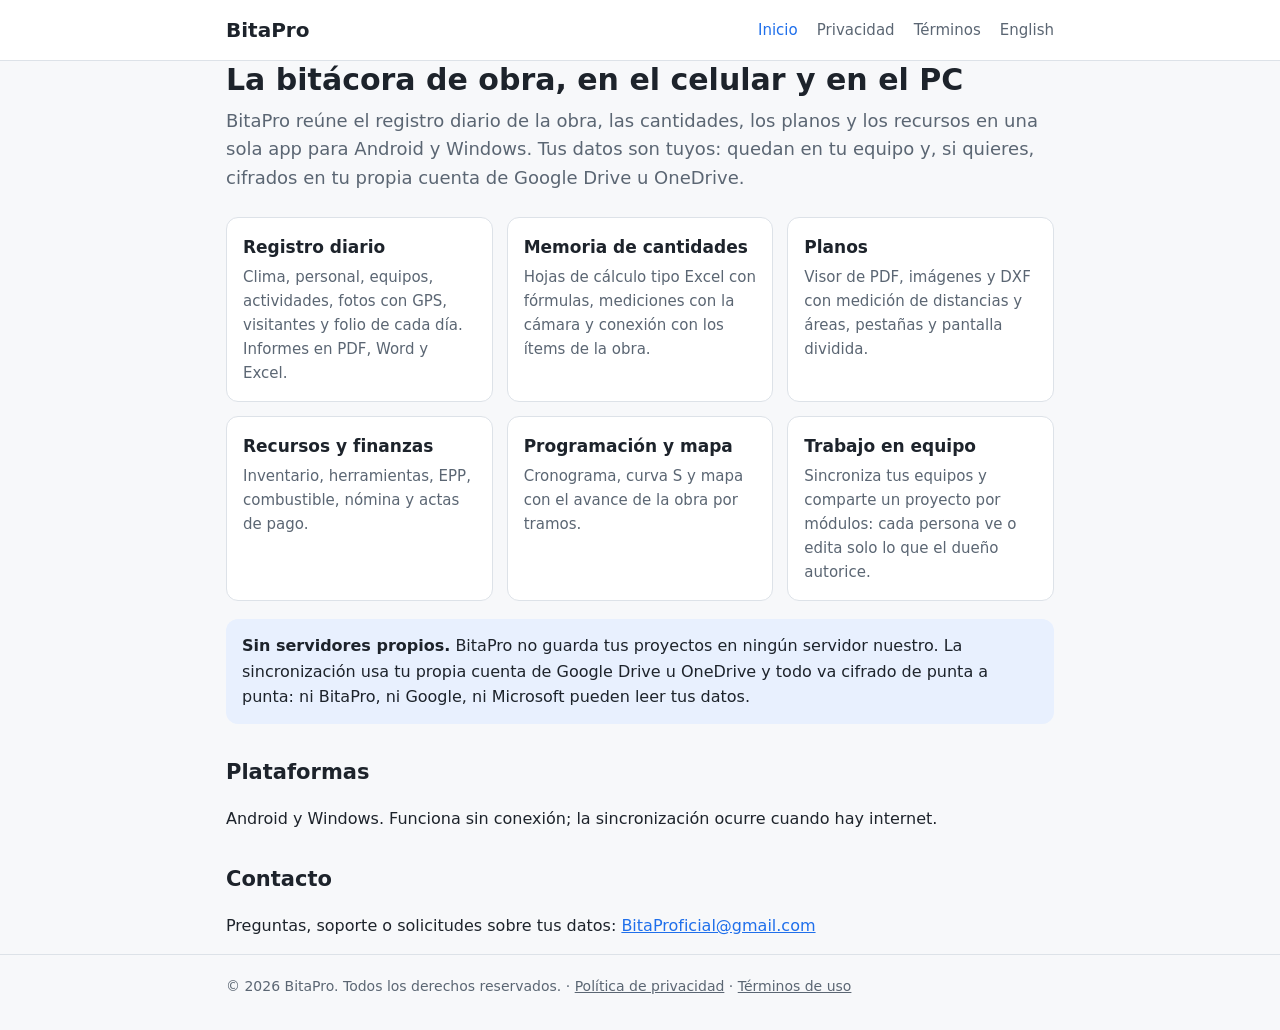
<file: index.html>
<!doctype html>
<html lang="es">
<head>
<meta charset="utf-8">
<meta name="viewport" content="width=device-width, initial-scale=1">
<title>BitaPro · Bitácora de obra</title>
<meta name="description" content="BitaPro: bitácora de obra civil para Android y Windows. Registro diario, memoria de cantidades, planos y más, con tus datos cifrados en tu propia nube.">
<link rel="stylesheet" href="estilo.css">
</head>
<body>
<header><div class="contenedor">
  <a class="marca" href="index.html">BitaPro</a>
  <nav>
    <a href="index.html" aria-current="page">Inicio</a>
    <a href="privacidad.html">Privacidad</a>
    <a href="terminos.html">Términos</a>
    <a href="en/index.html" lang="en">English</a>
  </nav>
</div></header>

<main class="contenedor">
  <h1>La bitácora de obra, en el celular y en el PC</h1>
  <p class="lema">BitaPro reúne el registro diario de la obra, las cantidades, los planos y los recursos en una sola app para Android y Windows. Tus datos son tuyos: quedan en tu equipo y, si quieres, cifrados en tu propia cuenta de Google Drive u OneDrive.</p>

  <div class="tarjetas">
    <div class="tarjeta"><h3>Registro diario</h3><p>Clima, personal, equipos, actividades, fotos con GPS, visitantes y folio de cada día. Informes en PDF, Word y Excel.</p></div>
    <div class="tarjeta"><h3>Memoria de cantidades</h3><p>Hojas de cálculo tipo Excel con fórmulas, mediciones con la cámara y conexión con los ítems de la obra.</p></div>
    <div class="tarjeta"><h3>Planos</h3><p>Visor de PDF, imágenes y DXF con medición de distancias y áreas, pestañas y pantalla dividida.</p></div>
    <div class="tarjeta"><h3>Recursos y finanzas</h3><p>Inventario, herramientas, EPP, combustible, nómina y actas de pago.</p></div>
    <div class="tarjeta"><h3>Programación y mapa</h3><p>Cronograma, curva S y mapa con el avance de la obra por tramos.</p></div>
    <div class="tarjeta"><h3>Trabajo en equipo</h3><p>Sincroniza tus equipos y comparte un proyecto por módulos: cada persona ve o edita solo lo que el dueño autorice.</p></div>
  </div>

  <div class="destacado">
    <strong>Sin servidores propios.</strong> BitaPro no guarda tus proyectos en ningún servidor nuestro. La sincronización usa tu propia cuenta de Google Drive u OneDrive y todo va cifrado de punta a punta: ni BitaPro, ni Google, ni Microsoft pueden leer tus datos.
  </div>

  <h2>Plataformas</h2>
  <p>Android y Windows. Funciona sin conexión; la sincronización ocurre cuando hay internet.</p>

  <h2>Contacto</h2>
  <p>Preguntas, soporte o solicitudes sobre tus datos: <a href="mailto:BitaProficial@gmail.com">BitaProficial@gmail.com</a></p>
</main>

<footer><div class="contenedor">
  © 2026 BitaPro. Todos los derechos reservados. · <a href="privacidad.html">Política de privacidad</a> · <a href="terminos.html">Términos de uso</a>
</div></footer>
</body>
</html>
</file>
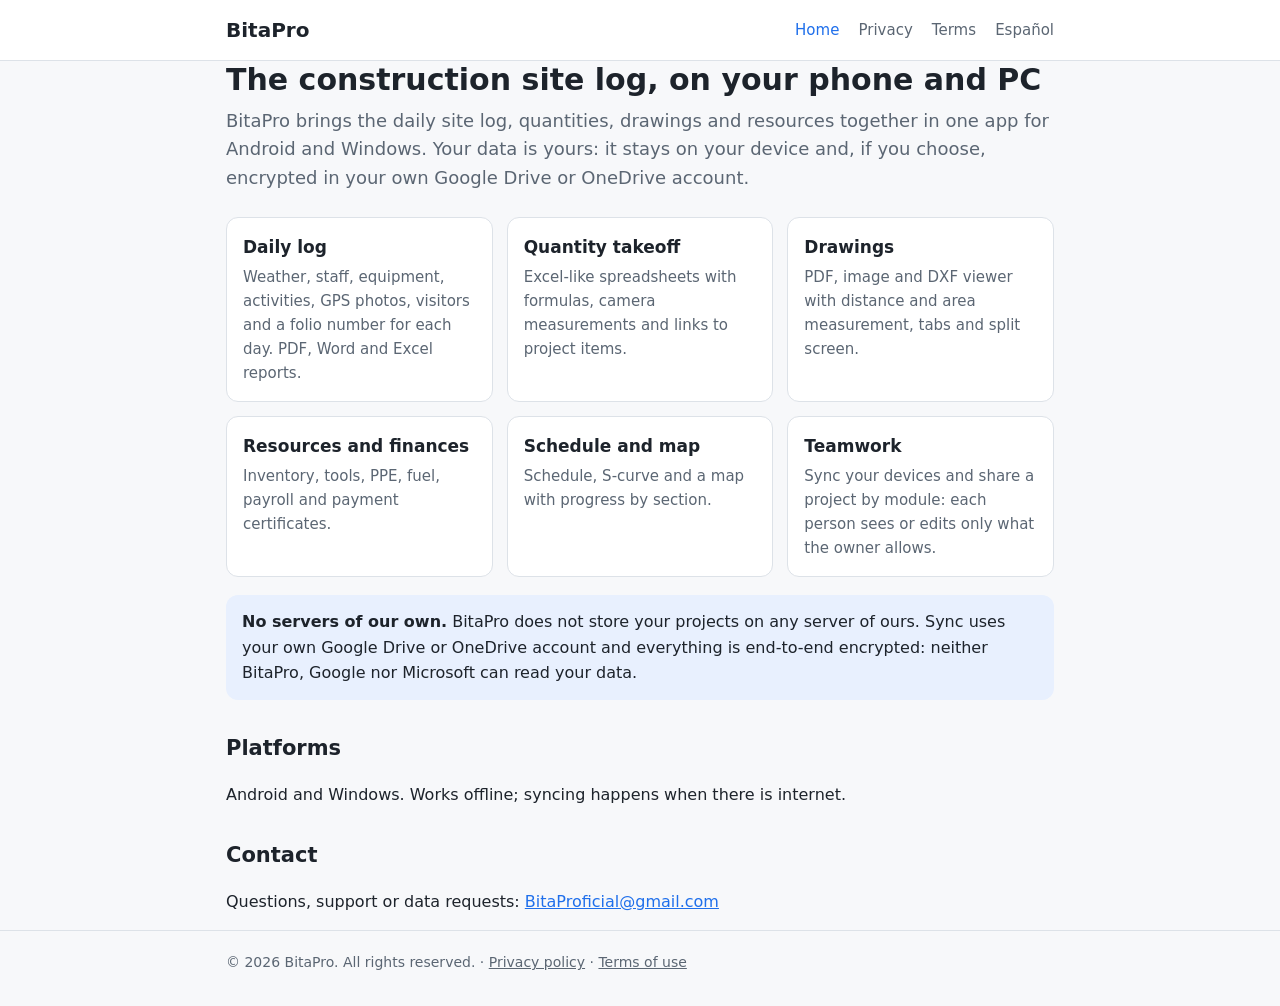
<file: en/index.html>
<!doctype html>
<html lang="en">
<head>
<meta charset="utf-8">
<meta name="viewport" content="width=device-width, initial-scale=1">
<title>BitaPro · Construction site log</title>
<meta name="description" content="BitaPro: construction site log for Android and Windows. Daily log, quantity takeoff, drawings and more, with your data encrypted in your own cloud.">
<link rel="stylesheet" href="../estilo.css">
</head>
<body>
<header><div class="contenedor">
  <a class="marca" href="index.html">BitaPro</a>
  <nav>
    <a href="index.html" aria-current="page">Home</a>
    <a href="privacy.html">Privacy</a>
    <a href="terms.html">Terms</a>
    <a href="../index.html" lang="es">Español</a>
  </nav>
</div></header>

<main class="contenedor">
  <h1>The construction site log, on your phone and PC</h1>
  <p class="lema">BitaPro brings the daily site log, quantities, drawings and resources together in one app for Android and Windows. Your data is yours: it stays on your device and, if you choose, encrypted in your own Google Drive or OneDrive account.</p>

  <div class="tarjetas">
    <div class="tarjeta"><h3>Daily log</h3><p>Weather, staff, equipment, activities, GPS photos, visitors and a folio number for each day. PDF, Word and Excel reports.</p></div>
    <div class="tarjeta"><h3>Quantity takeoff</h3><p>Excel-like spreadsheets with formulas, camera measurements and links to project items.</p></div>
    <div class="tarjeta"><h3>Drawings</h3><p>PDF, image and DXF viewer with distance and area measurement, tabs and split screen.</p></div>
    <div class="tarjeta"><h3>Resources and finances</h3><p>Inventory, tools, PPE, fuel, payroll and payment certificates.</p></div>
    <div class="tarjeta"><h3>Schedule and map</h3><p>Schedule, S-curve and a map with progress by section.</p></div>
    <div class="tarjeta"><h3>Teamwork</h3><p>Sync your devices and share a project by module: each person sees or edits only what the owner allows.</p></div>
  </div>

  <div class="destacado">
    <strong>No servers of our own.</strong> BitaPro does not store your projects on any server of ours. Sync uses your own Google Drive or OneDrive account and everything is end-to-end encrypted: neither BitaPro, Google nor Microsoft can read your data.
  </div>

  <h2>Platforms</h2>
  <p>Android and Windows. Works offline; syncing happens when there is internet.</p>

  <h2>Contact</h2>
  <p>Questions, support or data requests: <a href="mailto:BitaProficial@gmail.com">BitaProficial@gmail.com</a></p>
</main>

<footer><div class="contenedor">
  © 2026 BitaPro. All rights reserved. · <a href="privacy.html">Privacy policy</a> · <a href="terms.html">Terms of use</a>
</div></footer>
</body>
</html>
</file>
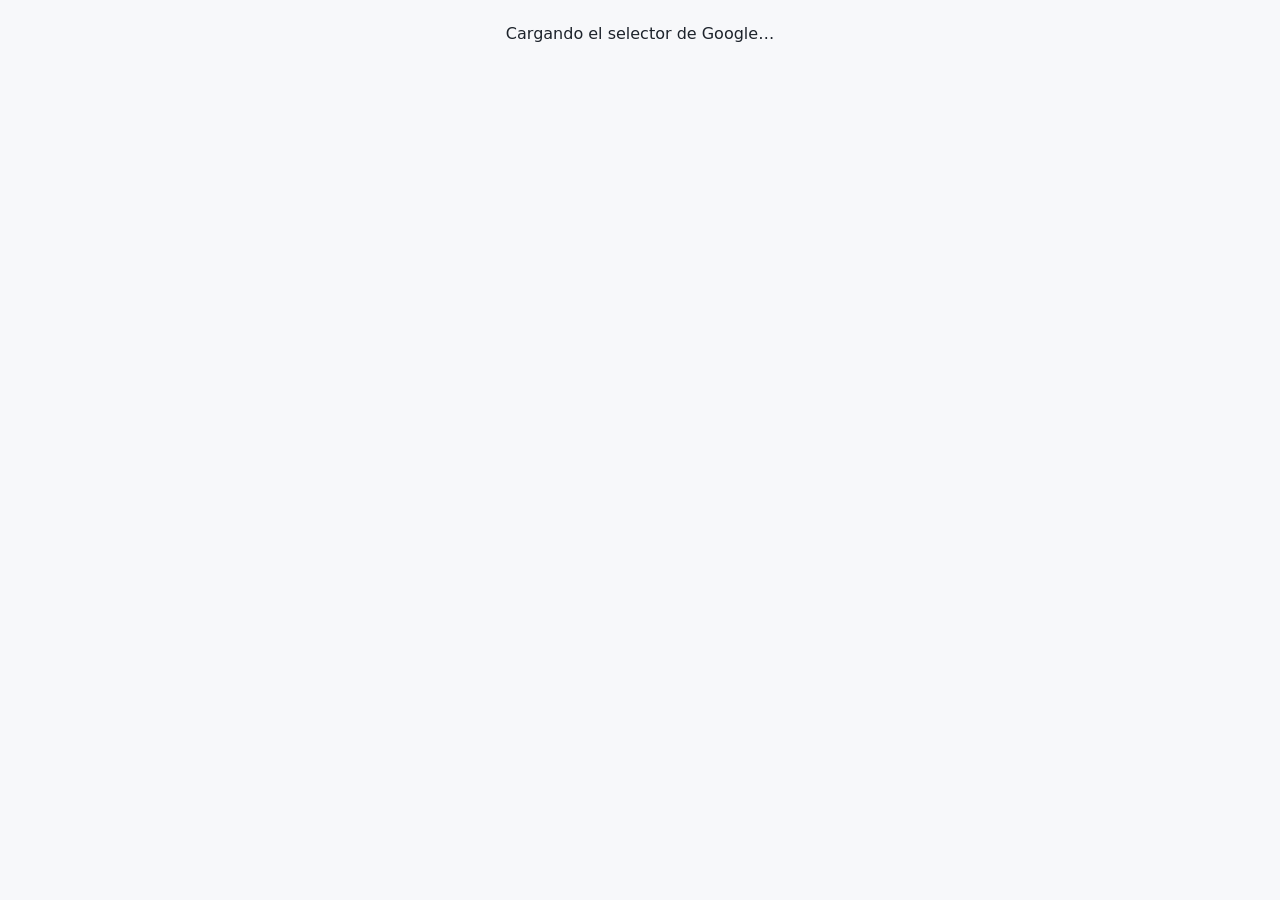
<file: picker.html>
<!doctype html>
<html lang="es">
<head>
<meta charset="utf-8">
<meta name="viewport" content="width=device-width, initial-scale=1">
<meta name="robots" content="noindex">
<title>BitaPro · Elegir carpetas</title>
<style>
  html, body { margin: 0; height: 100%; font: 16px system-ui, sans-serif; background: #f7f8fa; color: #1d232b; }
  #estado { padding: 24px; text-align: center; }
  @media (prefers-color-scheme: dark) { html, body { background: #12161c; color: #e7ebf0; } }
</style>
</head>
<body>
<div id="estado">Cargando el selector de Google…</div>
<script>
  // Página del selector de Google para la app BitaPro. No guarda ni envía
  // nada: la app le pasa el token por JavaScript y recibe los ids elegidos.
  var listo = false;
  function avisar(nombre, datos) {
    if (window.flutter_inappwebview && window.flutter_inappwebview.callHandler) {
      window.flutter_inappwebview.callHandler(nombre, datos);
    }
  }
  function cargado() {
    gapi.load('picker', function () { listo = true; avisar('listo', ''); });
  }
  // La app llama: abrir(token, clave, appId, ids, titulo)
  function abrir(token, clave, appId, ids, titulo) {
    if (!listo) { setTimeout(function () { abrir(token, clave, appId, ids, titulo); }, 200); return; }
    document.getElementById('estado').textContent = titulo || '';
    var vista = new google.picker.DocsView(google.picker.ViewId.FOLDERS)
      .setIncludeFolders(true)
      .setSelectFolderEnabled(true)
      .setMimeTypes('application/vnd.google-apps.folder');
    if (ids && ids.length) vista.setFileIds(ids.join(','));
    var picker = new google.picker.PickerBuilder()
      .addView(vista)
      .enableFeature(google.picker.Feature.MULTISELECT_ENABLED)
      .enableFeature(google.picker.Feature.NAV_HIDDEN)
      .setOAuthToken(token)
      .setDeveloperKey(clave)
      .setAppId(appId)
      .setOrigin(window.location.protocol + '//' + window.location.host)
      .setTitle(titulo || '')
      .setCallback(function (d) {
        var accion = d[google.picker.Response.ACTION];
        if (accion === google.picker.Action.PICKED) {
          var elegidos = (d[google.picker.Response.DOCUMENTS] || []).map(function (x) { return x[google.picker.Document.ID]; });
          avisar('elegido', JSON.stringify(elegidos));
        } else if (accion === google.picker.Action.CANCEL) {
          avisar('cancelado', '');
        }
      })
      .build();
    picker.setVisible(true);
  }
</script>
<script async defer src="https://apis.google.com/js/api.js" onload="cargado()"></script>
</body>
</html>
</file>
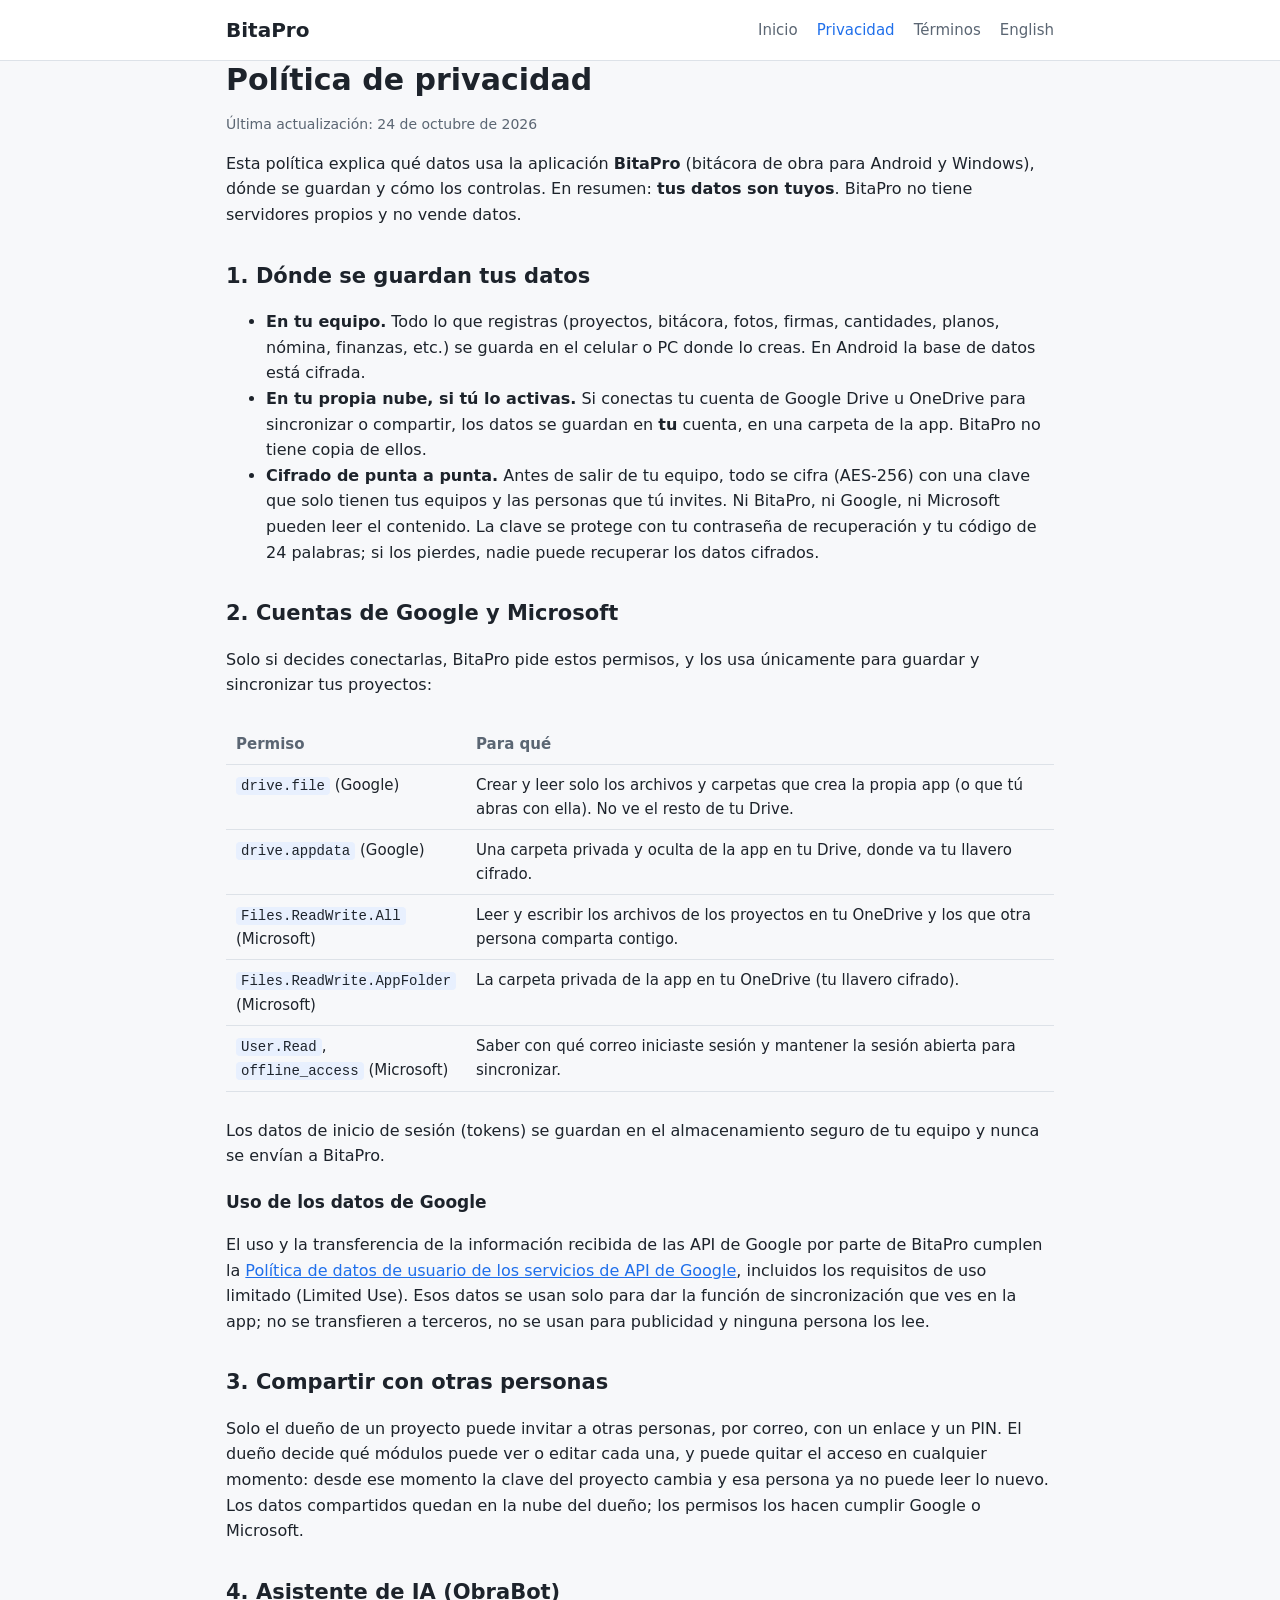
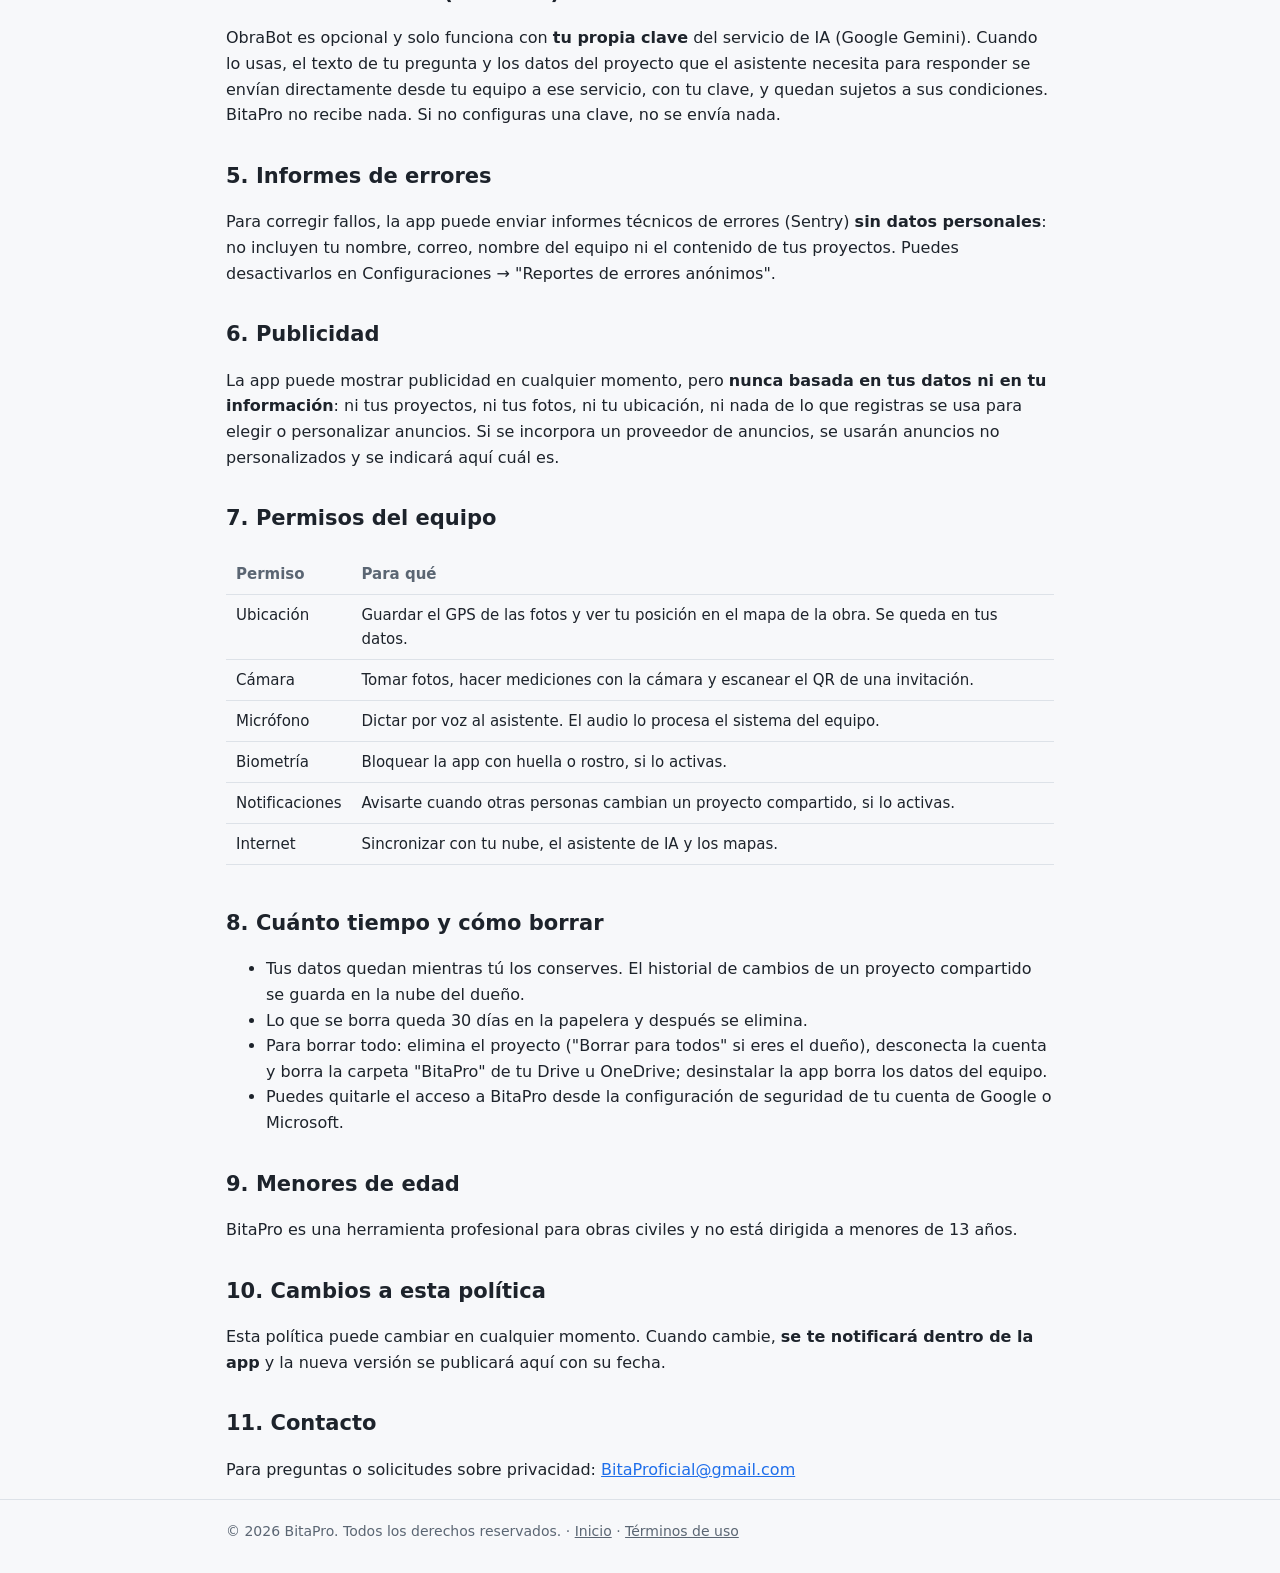
<file: privacidad.html>
<!doctype html>
<html lang="es">
<head>
<meta charset="utf-8">
<meta name="viewport" content="width=device-width, initial-scale=1">
<title>Política de privacidad · BitaPro</title>
<meta name="description" content="Qué datos usa BitaPro, dónde se guardan y cómo los controlas.">
<link rel="stylesheet" href="estilo.css">
</head>
<body>
<header><div class="contenedor">
  <a class="marca" href="index.html">BitaPro</a>
  <nav>
    <a href="index.html">Inicio</a>
    <a href="privacidad.html" aria-current="page">Privacidad</a>
    <a href="terminos.html">Términos</a>
    <a href="en/privacy.html" lang="en">English</a>
  </nav>
</div></header>

<main class="contenedor">
  <h1>Política de privacidad</h1>
  <p class="fecha">Última actualización: 24 de octubre de 2026</p>

  <p>Esta política explica qué datos usa la aplicación <strong>BitaPro</strong> (bitácora de obra para Android y Windows), dónde se guardan y cómo los controlas. En resumen: <strong>tus datos son tuyos</strong>. BitaPro no tiene servidores propios y no vende datos.</p>

  <h2>1. Dónde se guardan tus datos</h2>
  <ul>
    <li><strong>En tu equipo.</strong> Todo lo que registras (proyectos, bitácora, fotos, firmas, cantidades, planos, nómina, finanzas, etc.) se guarda en el celular o PC donde lo creas. En Android la base de datos está cifrada.</li>
    <li><strong>En tu propia nube, si tú lo activas.</strong> Si conectas tu cuenta de Google Drive u OneDrive para sincronizar o compartir, los datos se guardan en <strong>tu</strong> cuenta, en una carpeta de la app. BitaPro no tiene copia de ellos.</li>
    <li><strong>Cifrado de punta a punta.</strong> Antes de salir de tu equipo, todo se cifra (AES-256) con una clave que solo tienen tus equipos y las personas que tú invites. Ni BitaPro, ni Google, ni Microsoft pueden leer el contenido. La clave se protege con tu contraseña de recuperación y tu código de 24 palabras; si los pierdes, nadie puede recuperar los datos cifrados.</li>
  </ul>

  <h2>2. Cuentas de Google y Microsoft</h2>
  <p>Solo si decides conectarlas, BitaPro pide estos permisos, y los usa únicamente para guardar y sincronizar tus proyectos:</p>
  <div class="tabla"><table>
    <tr><th>Permiso</th><th>Para qué</th></tr>
    <tr><td><code>drive.file</code> (Google)</td><td>Crear y leer solo los archivos y carpetas que crea la propia app (o que tú abras con ella). No ve el resto de tu Drive.</td></tr>
    <tr><td><code>drive.appdata</code> (Google)</td><td>Una carpeta privada y oculta de la app en tu Drive, donde va tu llavero cifrado.</td></tr>
    <tr><td><code>Files.ReadWrite.All</code> (Microsoft)</td><td>Leer y escribir los archivos de los proyectos en tu OneDrive y los que otra persona comparta contigo.</td></tr>
    <tr><td><code>Files.ReadWrite.AppFolder</code> (Microsoft)</td><td>La carpeta privada de la app en tu OneDrive (tu llavero cifrado).</td></tr>
    <tr><td><code>User.Read</code>, <code>offline_access</code> (Microsoft)</td><td>Saber con qué correo iniciaste sesión y mantener la sesión abierta para sincronizar.</td></tr>
  </table></div>
  <p>Los datos de inicio de sesión (tokens) se guardan en el almacenamiento seguro de tu equipo y nunca se envían a BitaPro.</p>

  <h3>Uso de los datos de Google</h3>
  <p>El uso y la transferencia de la información recibida de las API de Google por parte de BitaPro cumplen la <a href="https://developers.google.com/terms/api-services-user-data-policy">Política de datos de usuario de los servicios de API de Google</a>, incluidos los requisitos de uso limitado (Limited Use). Esos datos se usan solo para dar la función de sincronización que ves en la app; no se transfieren a terceros, no se usan para publicidad y ninguna persona los lee.</p>

  <h2>3. Compartir con otras personas</h2>
  <p>Solo el dueño de un proyecto puede invitar a otras personas, por correo, con un enlace y un PIN. El dueño decide qué módulos puede ver o editar cada una, y puede quitar el acceso en cualquier momento: desde ese momento la clave del proyecto cambia y esa persona ya no puede leer lo nuevo. Los datos compartidos quedan en la nube del dueño; los permisos los hacen cumplir Google o Microsoft.</p>

  <h2>4. Asistente de IA (ObraBot)</h2>
  <p>ObraBot es opcional y solo funciona con <strong>tu propia clave</strong> del servicio de IA (Google Gemini). Cuando lo usas, el texto de tu pregunta y los datos del proyecto que el asistente necesita para responder se envían directamente desde tu equipo a ese servicio, con tu clave, y quedan sujetos a sus condiciones. BitaPro no recibe nada. Si no configuras una clave, no se envía nada.</p>

  <h2>5. Informes de errores</h2>
  <p>Para corregir fallos, la app puede enviar informes técnicos de errores (Sentry) <strong>sin datos personales</strong>: no incluyen tu nombre, correo, nombre del equipo ni el contenido de tus proyectos. Puedes desactivarlos en Configuraciones → "Reportes de errores anónimos".</p>

  <h2>6. Publicidad</h2>
  <p>La app puede mostrar publicidad en cualquier momento, pero <strong>nunca basada en tus datos ni en tu información</strong>: ni tus proyectos, ni tus fotos, ni tu ubicación, ni nada de lo que registras se usa para elegir o personalizar anuncios. Si se incorpora un proveedor de anuncios, se usarán anuncios no personalizados y se indicará aquí cuál es.</p>

  <h2>7. Permisos del equipo</h2>
  <div class="tabla"><table>
    <tr><th>Permiso</th><th>Para qué</th></tr>
    <tr><td>Ubicación</td><td>Guardar el GPS de las fotos y ver tu posición en el mapa de la obra. Se queda en tus datos.</td></tr>
    <tr><td>Cámara</td><td>Tomar fotos, hacer mediciones con la cámara y escanear el QR de una invitación.</td></tr>
    <tr><td>Micrófono</td><td>Dictar por voz al asistente. El audio lo procesa el sistema del equipo.</td></tr>
    <tr><td>Biometría</td><td>Bloquear la app con huella o rostro, si lo activas.</td></tr>
    <tr><td>Notificaciones</td><td>Avisarte cuando otras personas cambian un proyecto compartido, si lo activas.</td></tr>
    <tr><td>Internet</td><td>Sincronizar con tu nube, el asistente de IA y los mapas.</td></tr>
  </table></div>

  <h2>8. Cuánto tiempo y cómo borrar</h2>
  <ul>
    <li>Tus datos quedan mientras tú los conserves. El historial de cambios de un proyecto compartido se guarda en la nube del dueño.</li>
    <li>Lo que se borra queda 30 días en la papelera y después se elimina.</li>
    <li>Para borrar todo: elimina el proyecto ("Borrar para todos" si eres el dueño), desconecta la cuenta y borra la carpeta "BitaPro" de tu Drive u OneDrive; desinstalar la app borra los datos del equipo.</li>
    <li>Puedes quitarle el acceso a BitaPro desde la configuración de seguridad de tu cuenta de Google o Microsoft.</li>
  </ul>

  <h2>9. Menores de edad</h2>
  <p>BitaPro es una herramienta profesional para obras civiles y no está dirigida a menores de 13 años.</p>

  <h2>10. Cambios a esta política</h2>
  <p>Esta política puede cambiar en cualquier momento. Cuando cambie, <strong>se te notificará dentro de la app</strong> y la nueva versión se publicará aquí con su fecha.</p>

  <h2>11. Contacto</h2>
  <p>Para preguntas o solicitudes sobre privacidad: <a href="mailto:BitaProficial@gmail.com">BitaProficial@gmail.com</a></p>
</main>

<footer><div class="contenedor">
  © 2026 BitaPro. Todos los derechos reservados. · <a href="index.html">Inicio</a> · <a href="terminos.html">Términos de uso</a>
</div></footer>
</body>
</html>
</file>
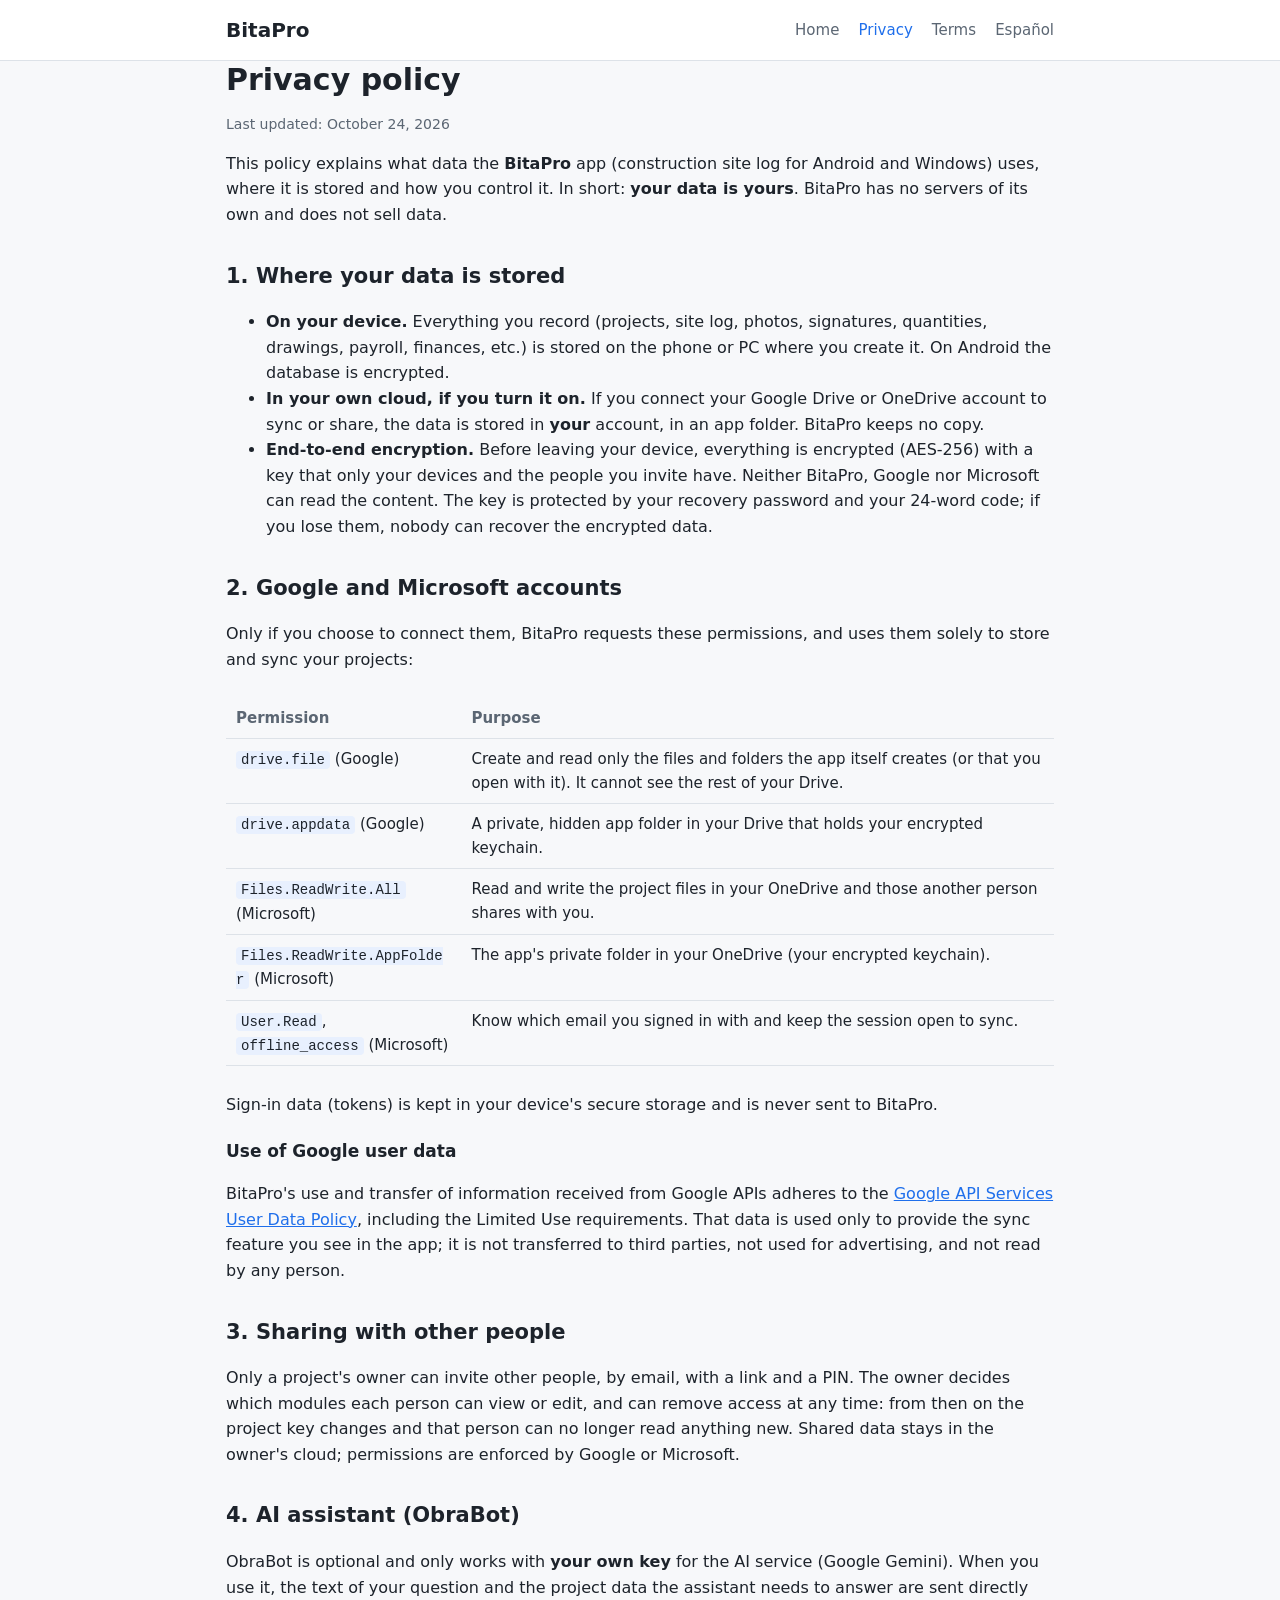
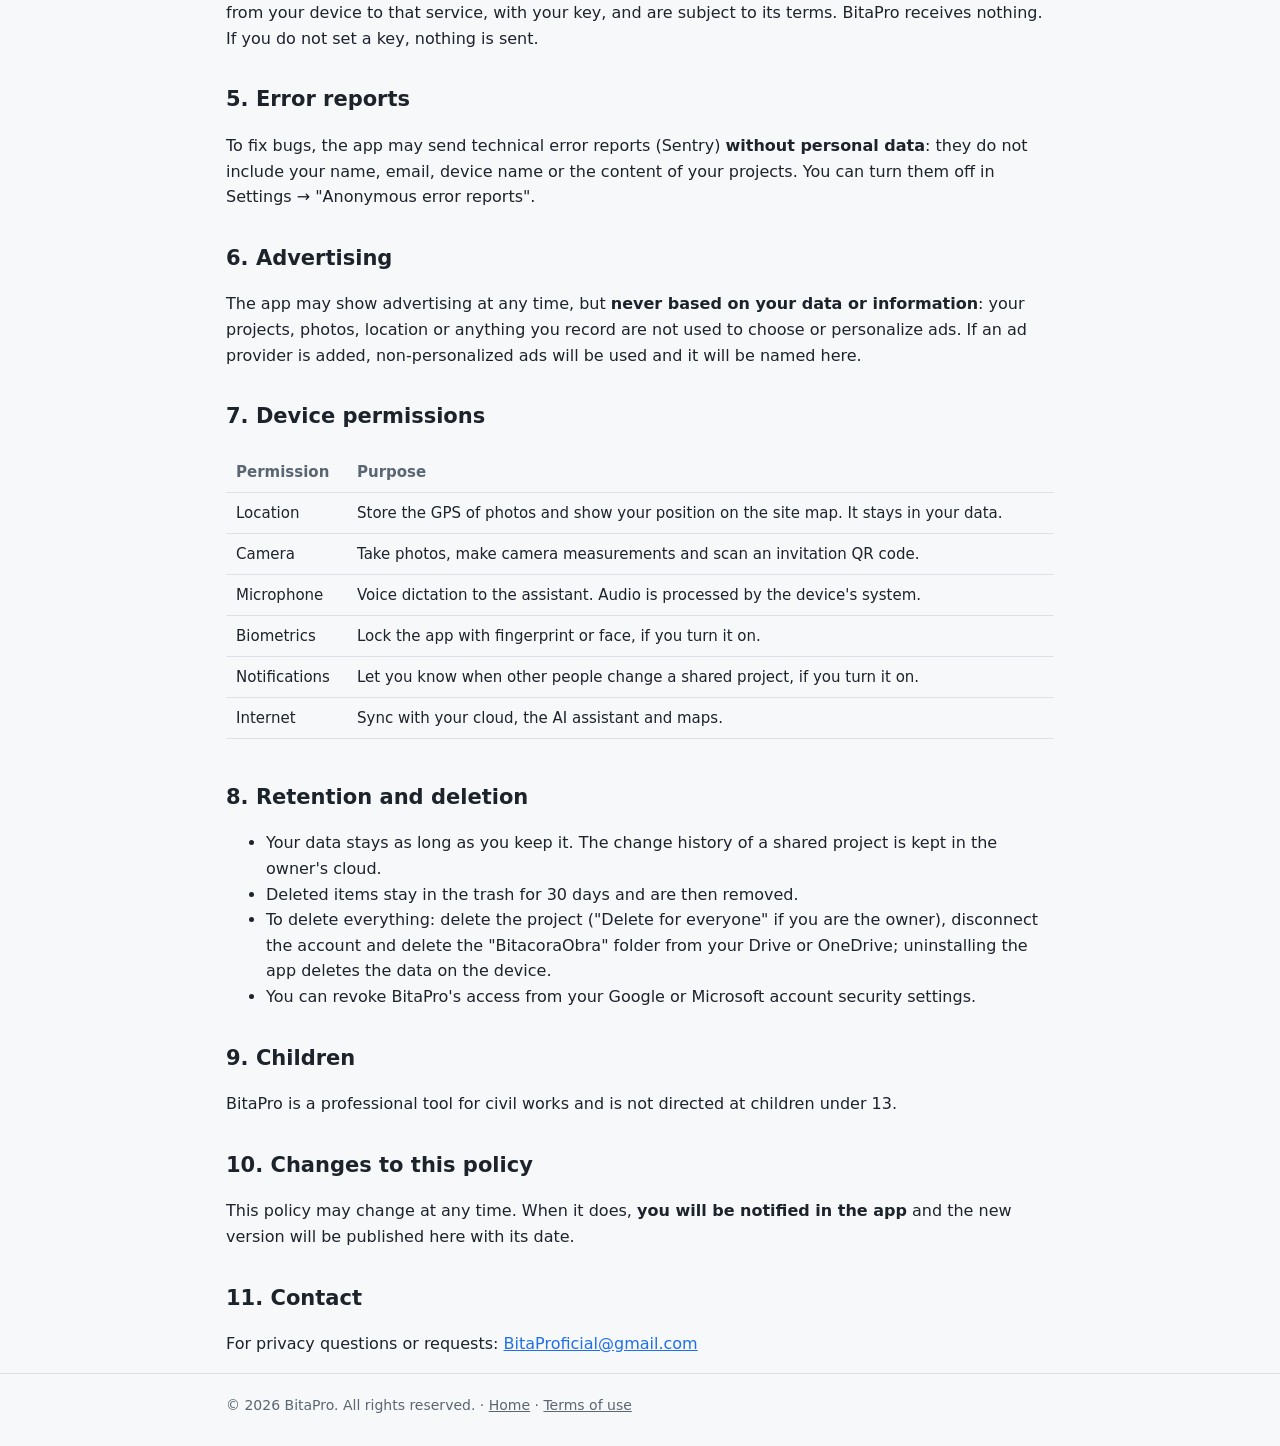
<file: privacy.html>
<!doctype html>
<html lang="en">
<head>
<meta charset="utf-8">
<meta name="viewport" content="width=device-width, initial-scale=1">
<title>Privacy policy · BitaPro</title>
<meta name="description" content="What data BitaPro uses, where it is stored and how you control it.">
<link rel="stylesheet" href="../estilo.css">
</head>
<body>
<header><div class="contenedor">
  <a class="marca" href="index.html">BitaPro</a>
  <nav>
    <a href="index.html">Home</a>
    <a href="privacy.html" aria-current="page">Privacy</a>
    <a href="terms.html">Terms</a>
    <a href="../privacidad.html" lang="es">Español</a>
  </nav>
</div></header>

<main class="contenedor">
  <h1>Privacy policy</h1>
  <p class="fecha">Last updated: October 24, 2026</p>

  <p>This policy explains what data the <strong>BitaPro</strong> app (construction site log for Android and Windows) uses, where it is stored and how you control it. In short: <strong>your data is yours</strong>. BitaPro has no servers of its own and does not sell data.</p>

  <h2>1. Where your data is stored</h2>
  <ul>
    <li><strong>On your device.</strong> Everything you record (projects, site log, photos, signatures, quantities, drawings, payroll, finances, etc.) is stored on the phone or PC where you create it. On Android the database is encrypted.</li>
    <li><strong>In your own cloud, if you turn it on.</strong> If you connect your Google Drive or OneDrive account to sync or share, the data is stored in <strong>your</strong> account, in an app folder. BitaPro keeps no copy.</li>
    <li><strong>End-to-end encryption.</strong> Before leaving your device, everything is encrypted (AES-256) with a key that only your devices and the people you invite have. Neither BitaPro, Google nor Microsoft can read the content. The key is protected by your recovery password and your 24-word code; if you lose them, nobody can recover the encrypted data.</li>
  </ul>

  <h2>2. Google and Microsoft accounts</h2>
  <p>Only if you choose to connect them, BitaPro requests these permissions, and uses them solely to store and sync your projects:</p>
  <div class="tabla"><table>
    <tr><th>Permission</th><th>Purpose</th></tr>
    <tr><td><code>drive.file</code> (Google)</td><td>Create and read only the files and folders the app itself creates (or that you open with it). It cannot see the rest of your Drive.</td></tr>
    <tr><td><code>drive.appdata</code> (Google)</td><td>A private, hidden app folder in your Drive that holds your encrypted keychain.</td></tr>
    <tr><td><code>Files.ReadWrite.All</code> (Microsoft)</td><td>Read and write the project files in your OneDrive and those another person shares with you.</td></tr>
    <tr><td><code>Files.ReadWrite.AppFolder</code> (Microsoft)</td><td>The app's private folder in your OneDrive (your encrypted keychain).</td></tr>
    <tr><td><code>User.Read</code>, <code>offline_access</code> (Microsoft)</td><td>Know which email you signed in with and keep the session open to sync.</td></tr>
  </table></div>
  <p>Sign-in data (tokens) is kept in your device's secure storage and is never sent to BitaPro.</p>

  <h3>Use of Google user data</h3>
  <p>BitaPro's use and transfer of information received from Google APIs adheres to the <a href="https://developers.google.com/terms/api-services-user-data-policy">Google API Services User Data Policy</a>, including the Limited Use requirements. That data is used only to provide the sync feature you see in the app; it is not transferred to third parties, not used for advertising, and not read by any person.</p>

  <h2>3. Sharing with other people</h2>
  <p>Only a project's owner can invite other people, by email, with a link and a PIN. The owner decides which modules each person can view or edit, and can remove access at any time: from then on the project key changes and that person can no longer read anything new. Shared data stays in the owner's cloud; permissions are enforced by Google or Microsoft.</p>

  <h2>4. AI assistant (ObraBot)</h2>
  <p>ObraBot is optional and only works with <strong>your own key</strong> for the AI service (Google Gemini). When you use it, the text of your question and the project data the assistant needs to answer are sent directly from your device to that service, with your key, and are subject to its terms. BitaPro receives nothing. If you do not set a key, nothing is sent.</p>

  <h2>5. Error reports</h2>
  <p>To fix bugs, the app may send technical error reports (Sentry) <strong>without personal data</strong>: they do not include your name, email, device name or the content of your projects. You can turn them off in Settings → "Anonymous error reports".</p>

  <h2>6. Advertising</h2>
  <p>The app may show advertising at any time, but <strong>never based on your data or information</strong>: your projects, photos, location or anything you record are not used to choose or personalize ads. If an ad provider is added, non-personalized ads will be used and it will be named here.</p>

  <h2>7. Device permissions</h2>
  <div class="tabla"><table>
    <tr><th>Permission</th><th>Purpose</th></tr>
    <tr><td>Location</td><td>Store the GPS of photos and show your position on the site map. It stays in your data.</td></tr>
    <tr><td>Camera</td><td>Take photos, make camera measurements and scan an invitation QR code.</td></tr>
    <tr><td>Microphone</td><td>Voice dictation to the assistant. Audio is processed by the device's system.</td></tr>
    <tr><td>Biometrics</td><td>Lock the app with fingerprint or face, if you turn it on.</td></tr>
    <tr><td>Notifications</td><td>Let you know when other people change a shared project, if you turn it on.</td></tr>
    <tr><td>Internet</td><td>Sync with your cloud, the AI assistant and maps.</td></tr>
  </table></div>

  <h2>8. Retention and deletion</h2>
  <ul>
    <li>Your data stays as long as you keep it. The change history of a shared project is kept in the owner's cloud.</li>
    <li>Deleted items stay in the trash for 30 days and are then removed.</li>
    <li>To delete everything: delete the project ("Delete for everyone" if you are the owner), disconnect the account and delete the "BitacoraObra" folder from your Drive or OneDrive; uninstalling the app deletes the data on the device.</li>
    <li>You can revoke BitaPro's access from your Google or Microsoft account security settings.</li>
  </ul>

  <h2>9. Children</h2>
  <p>BitaPro is a professional tool for civil works and is not directed at children under 13.</p>

  <h2>10. Changes to this policy</h2>
  <p>This policy may change at any time. When it does, <strong>you will be notified in the app</strong> and the new version will be published here with its date.</p>

  <h2>11. Contact</h2>
  <p>For privacy questions or requests: <a href="mailto:BitaProficial@gmail.com">BitaProficial@gmail.com</a></p>
</main>

<footer><div class="contenedor">
  © 2026 BitaPro. All rights reserved. · <a href="index.html">Home</a> · <a href="terms.html">Terms of use</a>
</div></footer>
</body>
</html>
</file>
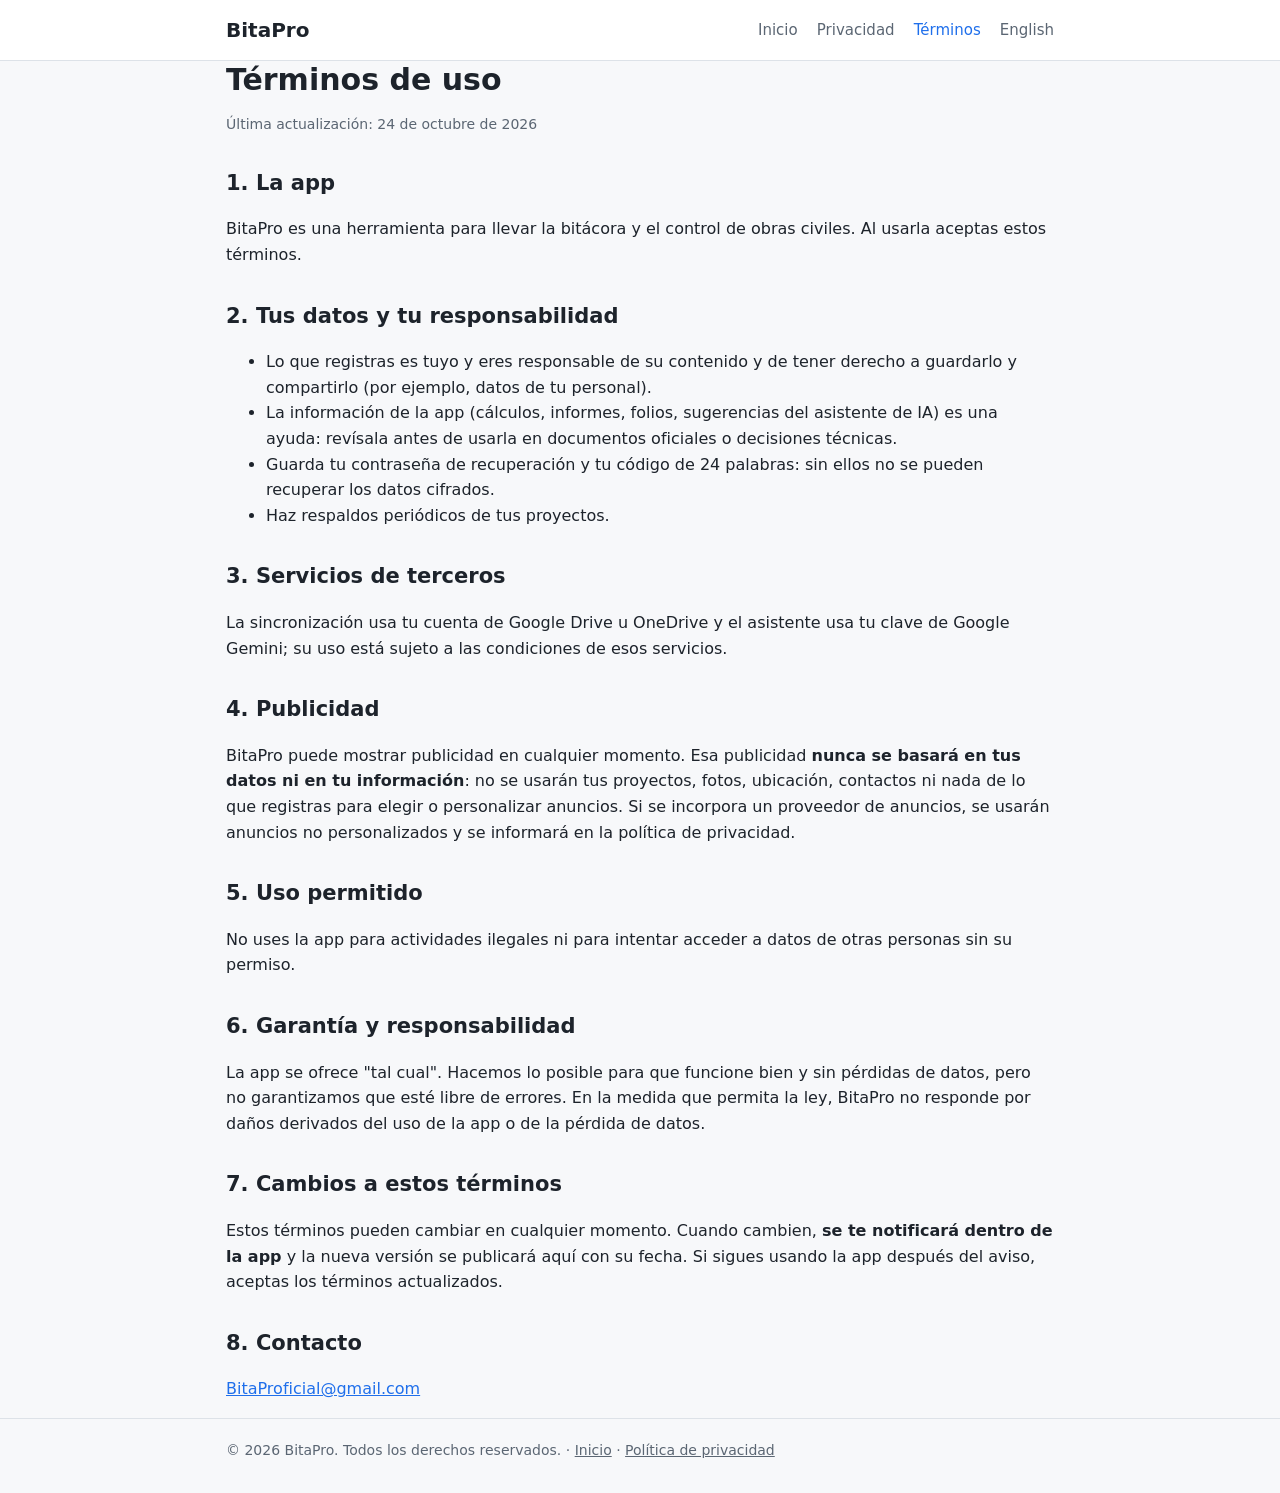
<file: terminos.html>
<!doctype html>
<html lang="es">
<head>
<meta charset="utf-8">
<meta name="viewport" content="width=device-width, initial-scale=1">
<title>Términos de uso · BitaPro</title>
<link rel="stylesheet" href="estilo.css">
</head>
<body>
<header><div class="contenedor">
  <a class="marca" href="index.html">BitaPro</a>
  <nav>
    <a href="index.html">Inicio</a>
    <a href="privacidad.html">Privacidad</a>
    <a href="terminos.html" aria-current="page">Términos</a>
    <a href="en/terms.html" lang="en">English</a>
  </nav>
</div></header>

<main class="contenedor">
  <h1>Términos de uso</h1>
  <p class="fecha">Última actualización: 24 de octubre de 2026</p>

  <h2>1. La app</h2>
  <p>BitaPro es una herramienta para llevar la bitácora y el control de obras civiles. Al usarla aceptas estos términos.</p>

  <h2>2. Tus datos y tu responsabilidad</h2>
  <ul>
    <li>Lo que registras es tuyo y eres responsable de su contenido y de tener derecho a guardarlo y compartirlo (por ejemplo, datos de tu personal).</li>
    <li>La información de la app (cálculos, informes, folios, sugerencias del asistente de IA) es una ayuda: revísala antes de usarla en documentos oficiales o decisiones técnicas.</li>
    <li>Guarda tu contraseña de recuperación y tu código de 24 palabras: sin ellos no se pueden recuperar los datos cifrados.</li>
    <li>Haz respaldos periódicos de tus proyectos.</li>
  </ul>

  <h2>3. Servicios de terceros</h2>
  <p>La sincronización usa tu cuenta de Google Drive u OneDrive y el asistente usa tu clave de Google Gemini; su uso está sujeto a las condiciones de esos servicios.</p>

  <h2>4. Publicidad</h2>
  <p>BitaPro puede mostrar publicidad en cualquier momento. Esa publicidad <strong>nunca se basará en tus datos ni en tu información</strong>: no se usarán tus proyectos, fotos, ubicación, contactos ni nada de lo que registras para elegir o personalizar anuncios. Si se incorpora un proveedor de anuncios, se usarán anuncios no personalizados y se informará en la política de privacidad.</p>

  <h2>5. Uso permitido</h2>
  <p>No uses la app para actividades ilegales ni para intentar acceder a datos de otras personas sin su permiso.</p>

  <h2>6. Garantía y responsabilidad</h2>
  <p>La app se ofrece "tal cual". Hacemos lo posible para que funcione bien y sin pérdidas de datos, pero no garantizamos que esté libre de errores. En la medida que permita la ley, BitaPro no responde por daños derivados del uso de la app o de la pérdida de datos.</p>

  <h2>7. Cambios a estos términos</h2>
  <p>Estos términos pueden cambiar en cualquier momento. Cuando cambien, <strong>se te notificará dentro de la app</strong> y la nueva versión se publicará aquí con su fecha. Si sigues usando la app después del aviso, aceptas los términos actualizados.</p>

  <h2>8. Contacto</h2>
  <p><a href="mailto:BitaProficial@gmail.com">BitaProficial@gmail.com</a></p>
</main>

<footer><div class="contenedor">
  © 2026 BitaPro. Todos los derechos reservados. · <a href="index.html">Inicio</a> · <a href="privacidad.html">Política de privacidad</a>
</div></footer>
</body>
</html>
</file>
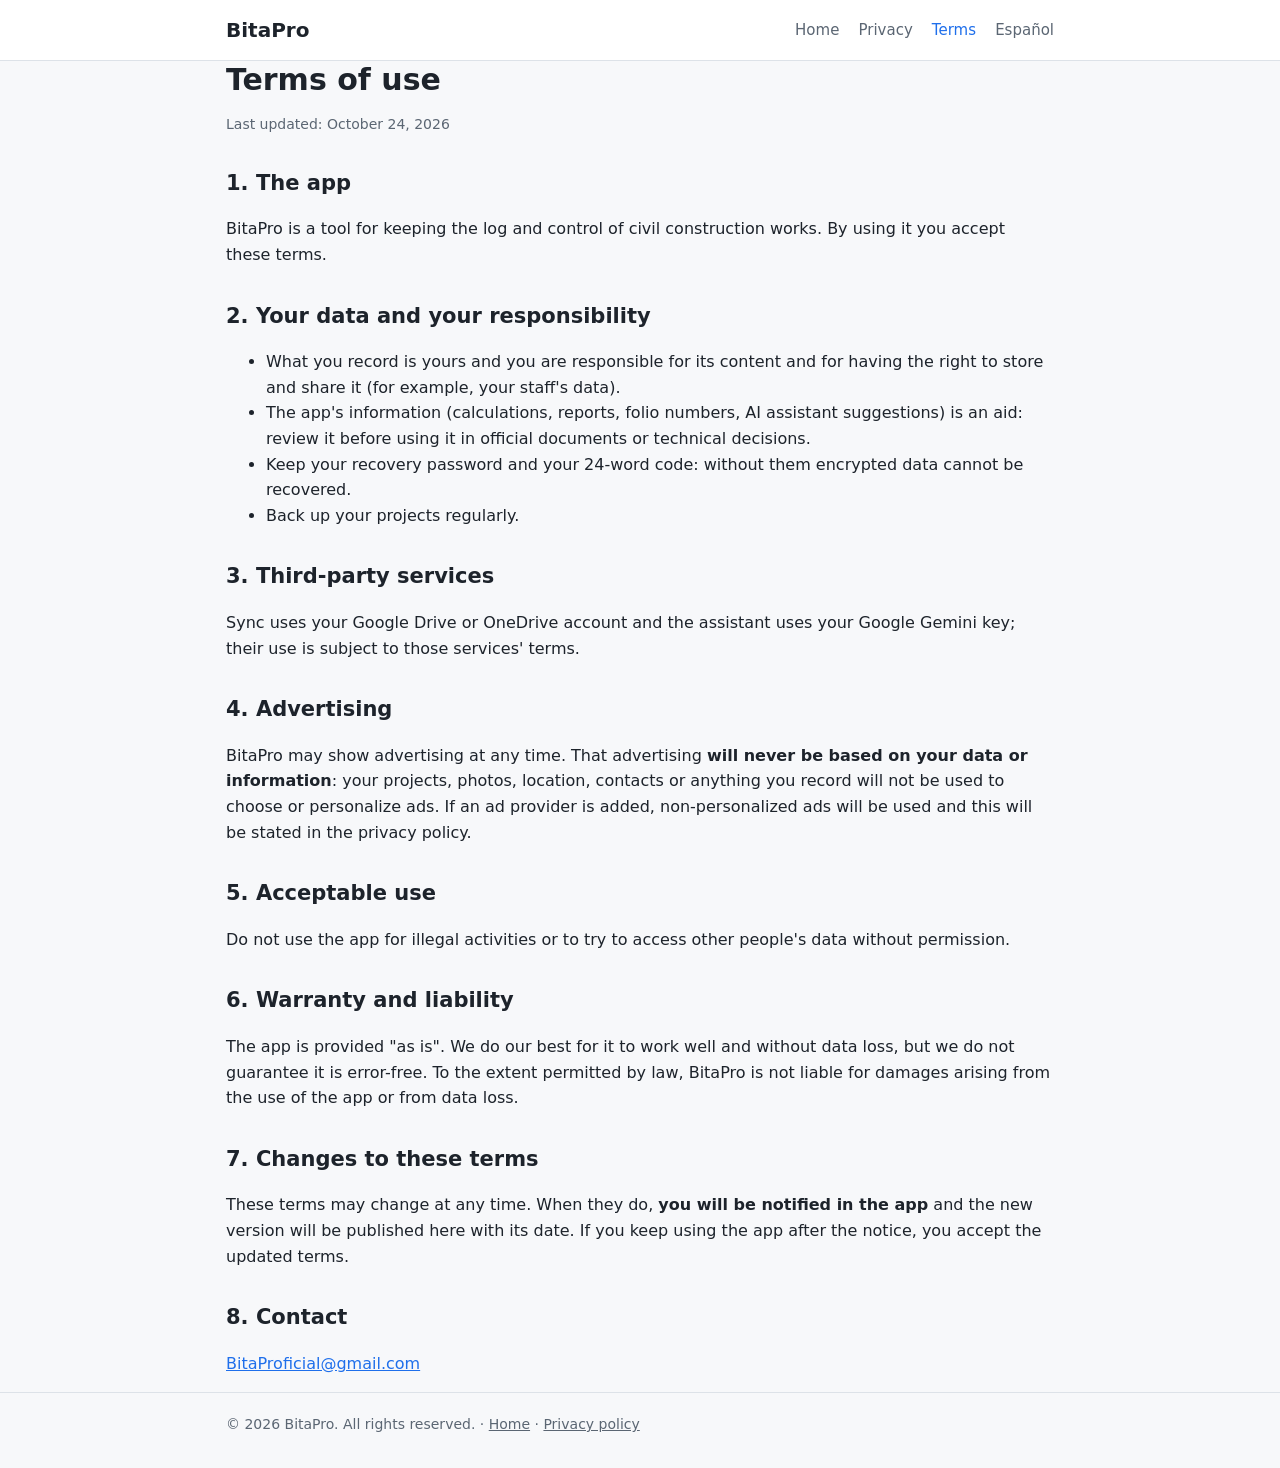
<file: terms.html>
<!doctype html>
<html lang="en">
<head>
<meta charset="utf-8">
<meta name="viewport" content="width=device-width, initial-scale=1">
<title>Terms of use · BitaPro</title>
<link rel="stylesheet" href="../estilo.css">
</head>
<body>
<header><div class="contenedor">
  <a class="marca" href="index.html">BitaPro</a>
  <nav>
    <a href="index.html">Home</a>
    <a href="privacy.html">Privacy</a>
    <a href="terms.html" aria-current="page">Terms</a>
    <a href="../terminos.html" lang="es">Español</a>
  </nav>
</div></header>

<main class="contenedor">
  <h1>Terms of use</h1>
  <p class="fecha">Last updated: October 24, 2026</p>

  <h2>1. The app</h2>
  <p>BitaPro is a tool for keeping the log and control of civil construction works. By using it you accept these terms.</p>

  <h2>2. Your data and your responsibility</h2>
  <ul>
    <li>What you record is yours and you are responsible for its content and for having the right to store and share it (for example, your staff's data).</li>
    <li>The app's information (calculations, reports, folio numbers, AI assistant suggestions) is an aid: review it before using it in official documents or technical decisions.</li>
    <li>Keep your recovery password and your 24-word code: without them encrypted data cannot be recovered.</li>
    <li>Back up your projects regularly.</li>
  </ul>

  <h2>3. Third-party services</h2>
  <p>Sync uses your Google Drive or OneDrive account and the assistant uses your Google Gemini key; their use is subject to those services' terms.</p>

  <h2>4. Advertising</h2>
  <p>BitaPro may show advertising at any time. That advertising <strong>will never be based on your data or information</strong>: your projects, photos, location, contacts or anything you record will not be used to choose or personalize ads. If an ad provider is added, non-personalized ads will be used and this will be stated in the privacy policy.</p>

  <h2>5. Acceptable use</h2>
  <p>Do not use the app for illegal activities or to try to access other people's data without permission.</p>

  <h2>6. Warranty and liability</h2>
  <p>The app is provided "as is". We do our best for it to work well and without data loss, but we do not guarantee it is error-free. To the extent permitted by law, BitaPro is not liable for damages arising from the use of the app or from data loss.</p>

  <h2>7. Changes to these terms</h2>
  <p>These terms may change at any time. When they do, <strong>you will be notified in the app</strong> and the new version will be published here with its date. If you keep using the app after the notice, you accept the updated terms.</p>

  <h2>8. Contact</h2>
  <p><a href="mailto:BitaProficial@gmail.com">BitaProficial@gmail.com</a></p>
</main>

<footer><div class="contenedor">
  © 2026 BitaPro. All rights reserved. · <a href="index.html">Home</a> · <a href="privacy.html">Privacy policy</a>
</div></footer>
</body>
</html>
</file>
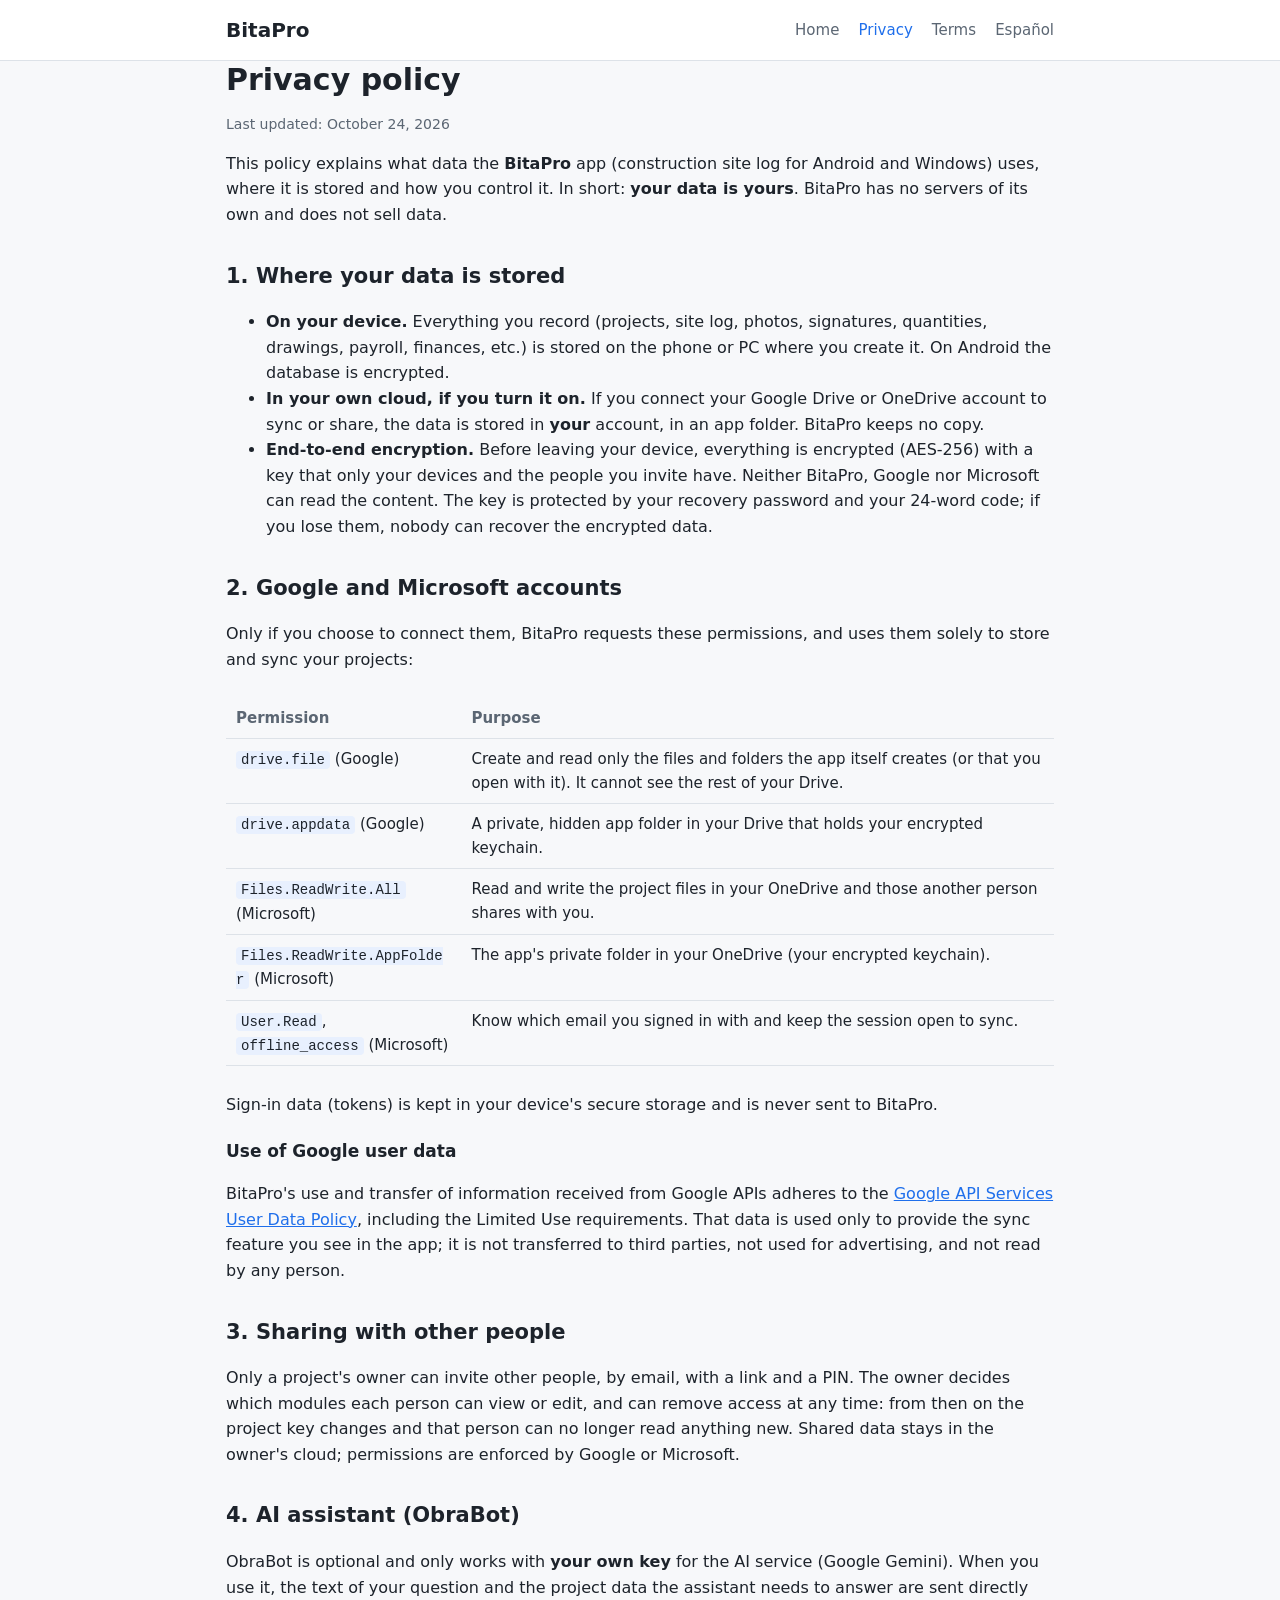
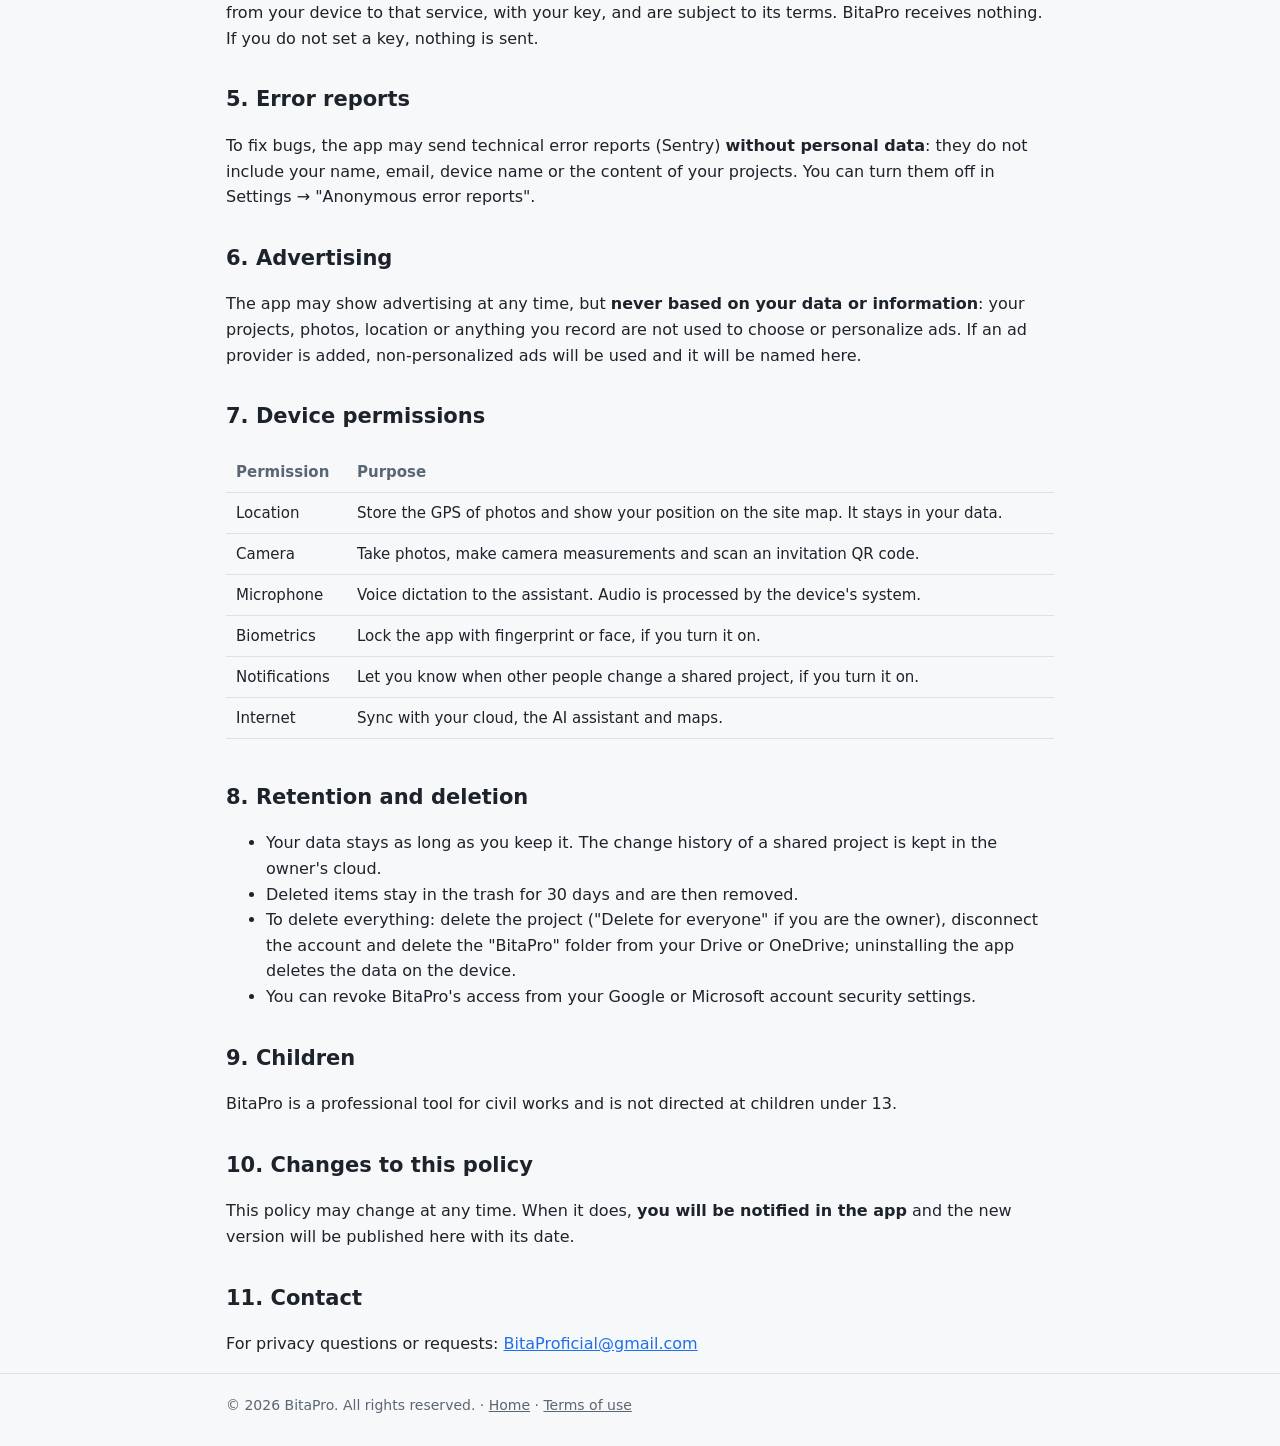
<file: en/privacy.html>
<!doctype html>
<html lang="en">
<head>
<meta charset="utf-8">
<meta name="viewport" content="width=device-width, initial-scale=1">
<title>Privacy policy · BitaPro</title>
<meta name="description" content="What data BitaPro uses, where it is stored and how you control it.">
<link rel="stylesheet" href="../estilo.css">
</head>
<body>
<header><div class="contenedor">
  <a class="marca" href="index.html">BitaPro</a>
  <nav>
    <a href="index.html">Home</a>
    <a href="privacy.html" aria-current="page">Privacy</a>
    <a href="terms.html">Terms</a>
    <a href="../privacidad.html" lang="es">Español</a>
  </nav>
</div></header>

<main class="contenedor">
  <h1>Privacy policy</h1>
  <p class="fecha">Last updated: October 24, 2026</p>

  <p>This policy explains what data the <strong>BitaPro</strong> app (construction site log for Android and Windows) uses, where it is stored and how you control it. In short: <strong>your data is yours</strong>. BitaPro has no servers of its own and does not sell data.</p>

  <h2>1. Where your data is stored</h2>
  <ul>
    <li><strong>On your device.</strong> Everything you record (projects, site log, photos, signatures, quantities, drawings, payroll, finances, etc.) is stored on the phone or PC where you create it. On Android the database is encrypted.</li>
    <li><strong>In your own cloud, if you turn it on.</strong> If you connect your Google Drive or OneDrive account to sync or share, the data is stored in <strong>your</strong> account, in an app folder. BitaPro keeps no copy.</li>
    <li><strong>End-to-end encryption.</strong> Before leaving your device, everything is encrypted (AES-256) with a key that only your devices and the people you invite have. Neither BitaPro, Google nor Microsoft can read the content. The key is protected by your recovery password and your 24-word code; if you lose them, nobody can recover the encrypted data.</li>
  </ul>

  <h2>2. Google and Microsoft accounts</h2>
  <p>Only if you choose to connect them, BitaPro requests these permissions, and uses them solely to store and sync your projects:</p>
  <div class="tabla"><table>
    <tr><th>Permission</th><th>Purpose</th></tr>
    <tr><td><code>drive.file</code> (Google)</td><td>Create and read only the files and folders the app itself creates (or that you open with it). It cannot see the rest of your Drive.</td></tr>
    <tr><td><code>drive.appdata</code> (Google)</td><td>A private, hidden app folder in your Drive that holds your encrypted keychain.</td></tr>
    <tr><td><code>Files.ReadWrite.All</code> (Microsoft)</td><td>Read and write the project files in your OneDrive and those another person shares with you.</td></tr>
    <tr><td><code>Files.ReadWrite.AppFolder</code> (Microsoft)</td><td>The app's private folder in your OneDrive (your encrypted keychain).</td></tr>
    <tr><td><code>User.Read</code>, <code>offline_access</code> (Microsoft)</td><td>Know which email you signed in with and keep the session open to sync.</td></tr>
  </table></div>
  <p>Sign-in data (tokens) is kept in your device's secure storage and is never sent to BitaPro.</p>

  <h3>Use of Google user data</h3>
  <p>BitaPro's use and transfer of information received from Google APIs adheres to the <a href="https://developers.google.com/terms/api-services-user-data-policy">Google API Services User Data Policy</a>, including the Limited Use requirements. That data is used only to provide the sync feature you see in the app; it is not transferred to third parties, not used for advertising, and not read by any person.</p>

  <h2>3. Sharing with other people</h2>
  <p>Only a project's owner can invite other people, by email, with a link and a PIN. The owner decides which modules each person can view or edit, and can remove access at any time: from then on the project key changes and that person can no longer read anything new. Shared data stays in the owner's cloud; permissions are enforced by Google or Microsoft.</p>

  <h2>4. AI assistant (ObraBot)</h2>
  <p>ObraBot is optional and only works with <strong>your own key</strong> for the AI service (Google Gemini). When you use it, the text of your question and the project data the assistant needs to answer are sent directly from your device to that service, with your key, and are subject to its terms. BitaPro receives nothing. If you do not set a key, nothing is sent.</p>

  <h2>5. Error reports</h2>
  <p>To fix bugs, the app may send technical error reports (Sentry) <strong>without personal data</strong>: they do not include your name, email, device name or the content of your projects. You can turn them off in Settings → "Anonymous error reports".</p>

  <h2>6. Advertising</h2>
  <p>The app may show advertising at any time, but <strong>never based on your data or information</strong>: your projects, photos, location or anything you record are not used to choose or personalize ads. If an ad provider is added, non-personalized ads will be used and it will be named here.</p>

  <h2>7. Device permissions</h2>
  <div class="tabla"><table>
    <tr><th>Permission</th><th>Purpose</th></tr>
    <tr><td>Location</td><td>Store the GPS of photos and show your position on the site map. It stays in your data.</td></tr>
    <tr><td>Camera</td><td>Take photos, make camera measurements and scan an invitation QR code.</td></tr>
    <tr><td>Microphone</td><td>Voice dictation to the assistant. Audio is processed by the device's system.</td></tr>
    <tr><td>Biometrics</td><td>Lock the app with fingerprint or face, if you turn it on.</td></tr>
    <tr><td>Notifications</td><td>Let you know when other people change a shared project, if you turn it on.</td></tr>
    <tr><td>Internet</td><td>Sync with your cloud, the AI assistant and maps.</td></tr>
  </table></div>

  <h2>8. Retention and deletion</h2>
  <ul>
    <li>Your data stays as long as you keep it. The change history of a shared project is kept in the owner's cloud.</li>
    <li>Deleted items stay in the trash for 30 days and are then removed.</li>
    <li>To delete everything: delete the project ("Delete for everyone" if you are the owner), disconnect the account and delete the "BitaPro" folder from your Drive or OneDrive; uninstalling the app deletes the data on the device.</li>
    <li>You can revoke BitaPro's access from your Google or Microsoft account security settings.</li>
  </ul>

  <h2>9. Children</h2>
  <p>BitaPro is a professional tool for civil works and is not directed at children under 13.</p>

  <h2>10. Changes to this policy</h2>
  <p>This policy may change at any time. When it does, <strong>you will be notified in the app</strong> and the new version will be published here with its date.</p>

  <h2>11. Contact</h2>
  <p>For privacy questions or requests: <a href="mailto:BitaProficial@gmail.com">BitaProficial@gmail.com</a></p>
</main>

<footer><div class="contenedor">
  © 2026 BitaPro. All rights reserved. · <a href="index.html">Home</a> · <a href="terms.html">Terms of use</a>
</div></footer>
</body>
</html>
</file>
<file: estilo.css>
:root {
  --fondo: #f7f8fa;
  --tarjeta: #ffffff;
  --texto: #1d232b;
  --suave: #5b6673;
  --borde: #dde2e8;
  --acento: #1f6feb;
  --acento-suave: #e8f0fe;
}
@media (prefers-color-scheme: dark) {
  :root {
    --fondo: #12161c;
    --tarjeta: #1a2028;
    --texto: #e7ebf0;
    --suave: #a3adb9;
    --borde: #2b333d;
    --acento: #6ea8fe;
    --acento-suave: #1d2b40;
  }
}
* { box-sizing: border-box; }
html { -webkit-text-size-adjust: 100%; }
body {
  margin: 0;
  background: var(--fondo);
  color: var(--texto);
  font: 16px/1.6 system-ui, -apple-system, "Segoe UI", Roboto, sans-serif;
}
.contenedor { max-width: 860px; margin: 0 auto; padding: 0 16px; }
header {
  background: var(--tarjeta);
  border-bottom: 1px solid var(--borde);
}
header .contenedor {
  display: flex; flex-wrap: wrap; align-items: center;
  justify-content: space-between; gap: 8px; padding-top: 14px; padding-bottom: 14px;
}
.marca { font-weight: 700; font-size: 20px; color: var(--texto); text-decoration: none; }
nav a { color: var(--suave); text-decoration: none; margin-left: 14px; font-size: 15px; }
nav a:hover, nav a[aria-current="page"] { color: var(--acento); }
main { padding: 28px 0 48px; }
h1 { font-size: 30px; line-height: 1.25; margin: 0 0 8px; }
h2 { font-size: 21px; margin: 32px 0 8px; }
h3 { font-size: 17px; margin: 20px 0 4px; }
p, li { color: var(--texto); }
.lema { color: var(--suave); font-size: 18px; margin: 0 0 24px; }
.fecha { color: var(--suave); font-size: 14px; }
a { color: var(--acento); }
.tarjetas { display: grid; grid-template-columns: repeat(auto-fit, minmax(230px, 1fr)); gap: 14px; margin: 18px 0; }
.tarjeta {
  background: var(--tarjeta); border: 1px solid var(--borde);
  border-radius: 12px; padding: 16px;
}
.tarjeta h3 { margin-top: 0; }
.tarjeta p { margin: 0; color: var(--suave); font-size: 15px; }
.destacado {
  background: var(--acento-suave); border-radius: 12px; padding: 14px 16px; margin: 18px 0;
}
table { width: 100%; border-collapse: collapse; margin: 10px 0; font-size: 15px; }
th, td { text-align: left; padding: 8px 10px; border-bottom: 1px solid var(--borde); vertical-align: top; }
th { color: var(--suave); font-weight: 600; }
.tabla { overflow-x: auto; }
code { font-size: 14px; background: var(--acento-suave); padding: 1px 5px; border-radius: 4px; overflow-wrap: anywhere; }
footer { border-top: 1px solid var(--borde); color: var(--suave); font-size: 14px; padding: 20px 0 32px; }
footer a { color: var(--suave); }
</file>
